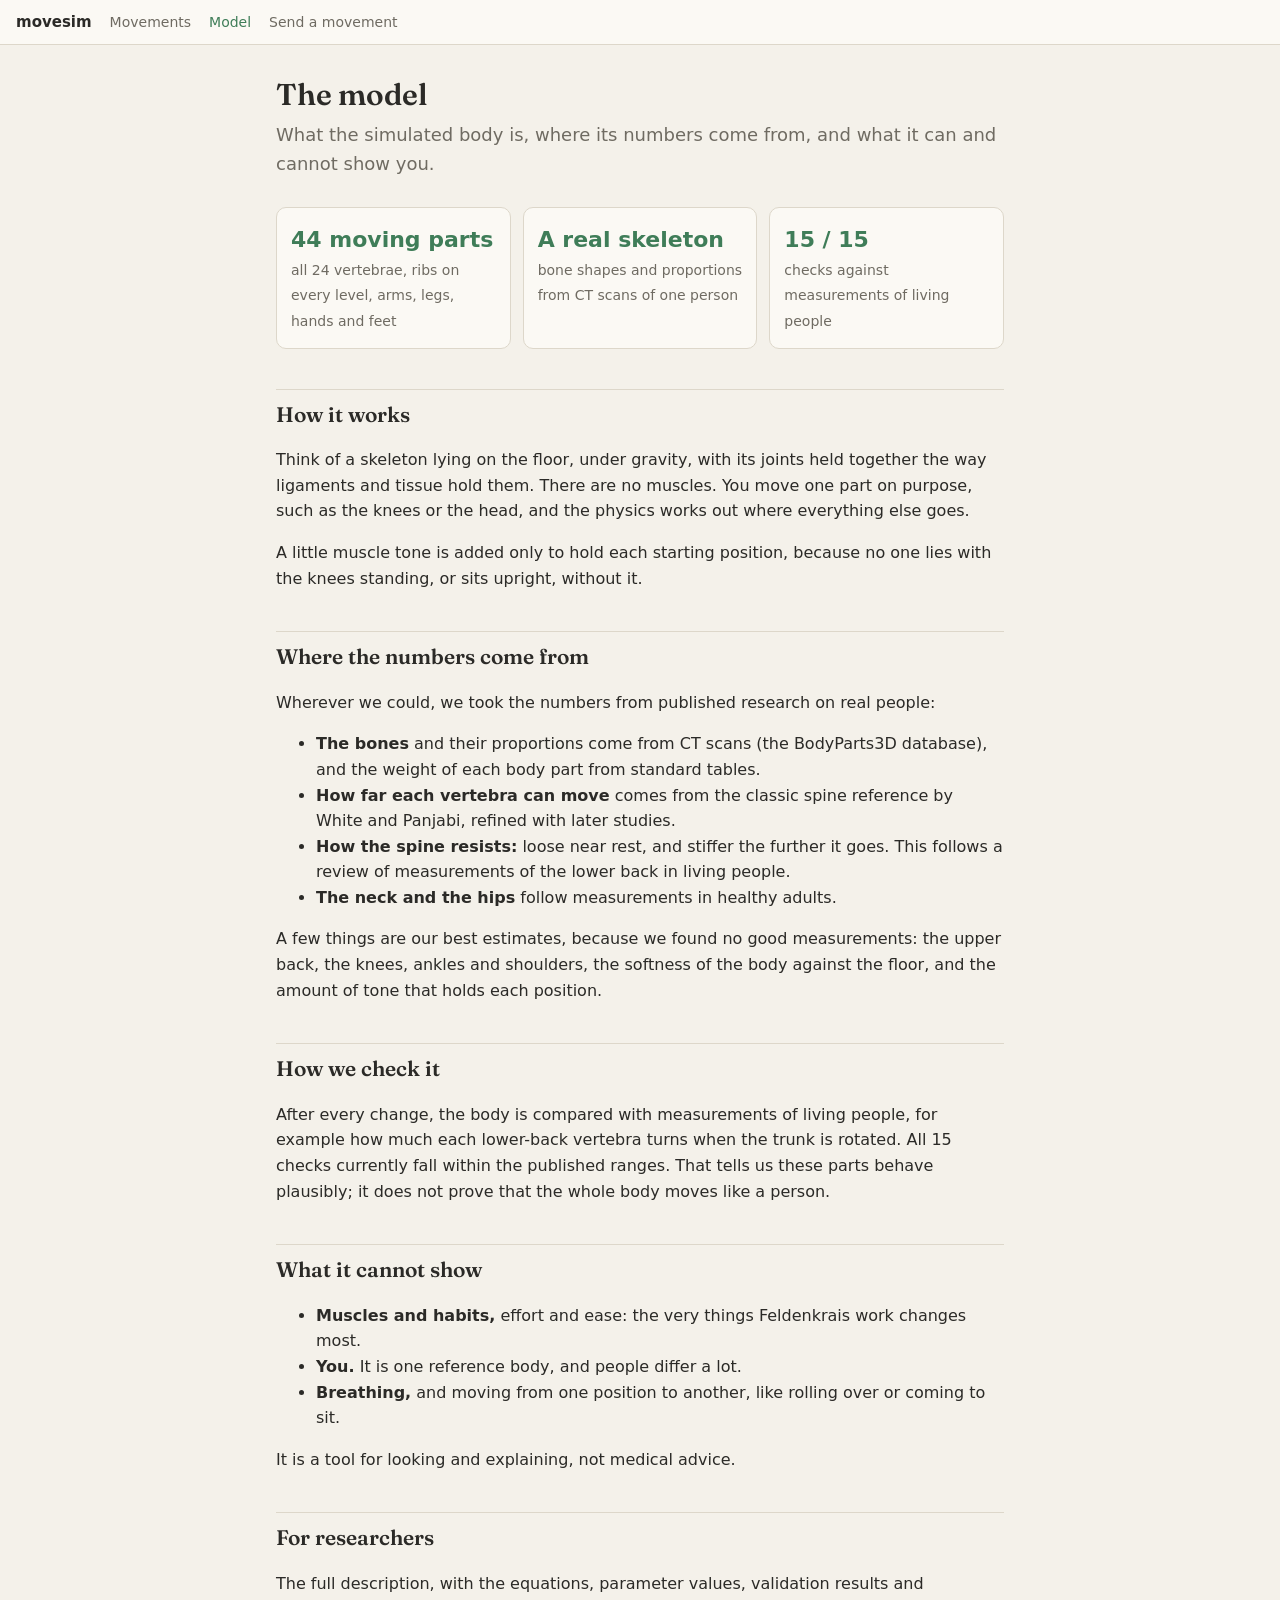
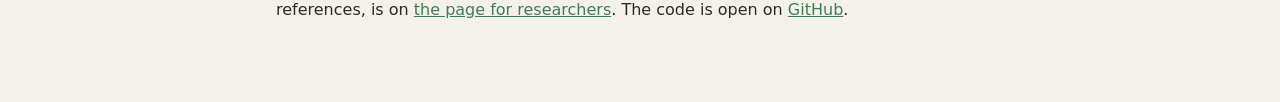
<file: web/model.html>
<!doctype html>
<html lang="en">
<head>
<meta charset="utf-8">
<meta name="viewport" content="width=device-width, initial-scale=1">
<title>movesim · model</title>
<link rel="preconnect" href="https://fonts.googleapis.com">
<link rel="preconnect" href="https://fonts.gstatic.com" crossorigin>
<link href="https://fonts.googleapis.com/css2?family=Fraunces:opsz,wght@9..144,600&display=swap" rel="stylesheet">
<link rel="stylesheet" href="site.css?v=2">
<style>
  main.page h1, main.page h2 { font-family: Fraunces, Georgia, serif; font-weight: 600; }
  .facts { display: grid; grid-template-columns: repeat(auto-fit, minmax(200px, 1fr)); gap: 12px; margin: 16px 0; }
  .fact { background: var(--panel); border: 1px solid var(--line); border-radius: 10px; padding: 14px; }
  .fact b { display: block; font-size: 22px; color: var(--accent); }
  .fact span { color: var(--muted); font-size: 14px; }
</style>
</head>
<body>
<nav class="site-nav">
  <a class="brand" href="index.html">movesim</a>
  <a href="player.html">Movements</a>
  <a href="model.html" aria-current="page">Model</a>
  <a href="index.html#share">Send a movement</a>
</nav>
<main class="page">
  <h1>The model</h1>
  <p class="lede">What the simulated body is, where its numbers come from, and what it can and cannot show you.</p>

  <div class="facts">
    <div class="fact"><b>44 moving parts</b><span>all 24 vertebrae, ribs on every level, arms, legs, hands and feet</span></div>
    <div class="fact"><b>A real skeleton</b><span>bone shapes and proportions from CT scans of one person</span></div>
    <div class="fact"><b id="score">15 / 15</b><span>checks against measurements of living people</span></div>
  </div>

  <h2>How it works</h2>
  <p>Think of a skeleton lying on the floor, under gravity, with its joints held together the way
    ligaments and tissue hold them. There are no muscles. You move one part on purpose, such as the
    knees or the head, and the physics works out where everything else goes.</p>
  <p>A little muscle tone is added only to hold each starting position, because no one lies with the
    knees standing, or sits upright, without it.</p>

  <h2>Where the numbers come from</h2>
  <p>Wherever we could, we took the numbers from published research on real people:</p>
  <ul>
    <li><b>The bones</b> and their proportions come from CT scans (the BodyParts3D database), and the
      weight of each body part from standard tables.</li>
    <li><b>How far each vertebra can move</b> comes from the classic spine reference by White and
      Panjabi, refined with later studies.</li>
    <li><b>How the spine resists:</b> loose near rest, and stiffer the further it goes. This follows a
      review of measurements of the lower back in living people.</li>
    <li><b>The neck and the hips</b> follow measurements in healthy adults.</li>
  </ul>
  <p>A few things are our best estimates, because we found no good measurements: the upper back, the
    knees, ankles and shoulders, the softness of the body against the floor, and the amount of tone
    that holds each position.</p>

  <h2>How we check it</h2>
  <p>After every change, the body is compared with measurements of living people, for example how much
    each lower-back vertebra turns when the trunk is rotated. All <span id="score2">15</span> checks currently
    fall within the published ranges. That tells us these parts behave plausibly; it does not prove
    that the whole body moves like a person.</p>

  <h2>What it cannot show</h2>
  <ul>
    <li><b>Muscles and habits,</b> effort and ease: the very things Feldenkrais work changes most.</li>
    <li><b>You.</b> It is one reference body, and people differ a lot.</li>
    <li><b>Breathing,</b> and moving from one position to another, like rolling over or coming to sit.</li>
  </ul>
  <p>It is a tool for looking and explaining, not medical advice.</p>

  <h2>For researchers</h2>
  <p>The full description, with the equations, parameter values, validation results and references, is
    on <a href="researchers.html">the page for researchers</a>. The code is open on
    <a href="https://github.com/FontasZ/movesim">GitHub</a>.</p>
</main>
<script>
fetch("validation.json").then(r => r.json()).then(rows => {
  const checked = rows.filter(r => r.ok !== null), passed = checked.filter(r => r.ok);
  document.getElementById("score").textContent = `${passed.length} / ${checked.length}`;
  document.getElementById("score2").textContent = checked.length;
}).catch(() => {});
</script>
</body>
</html>
</file>
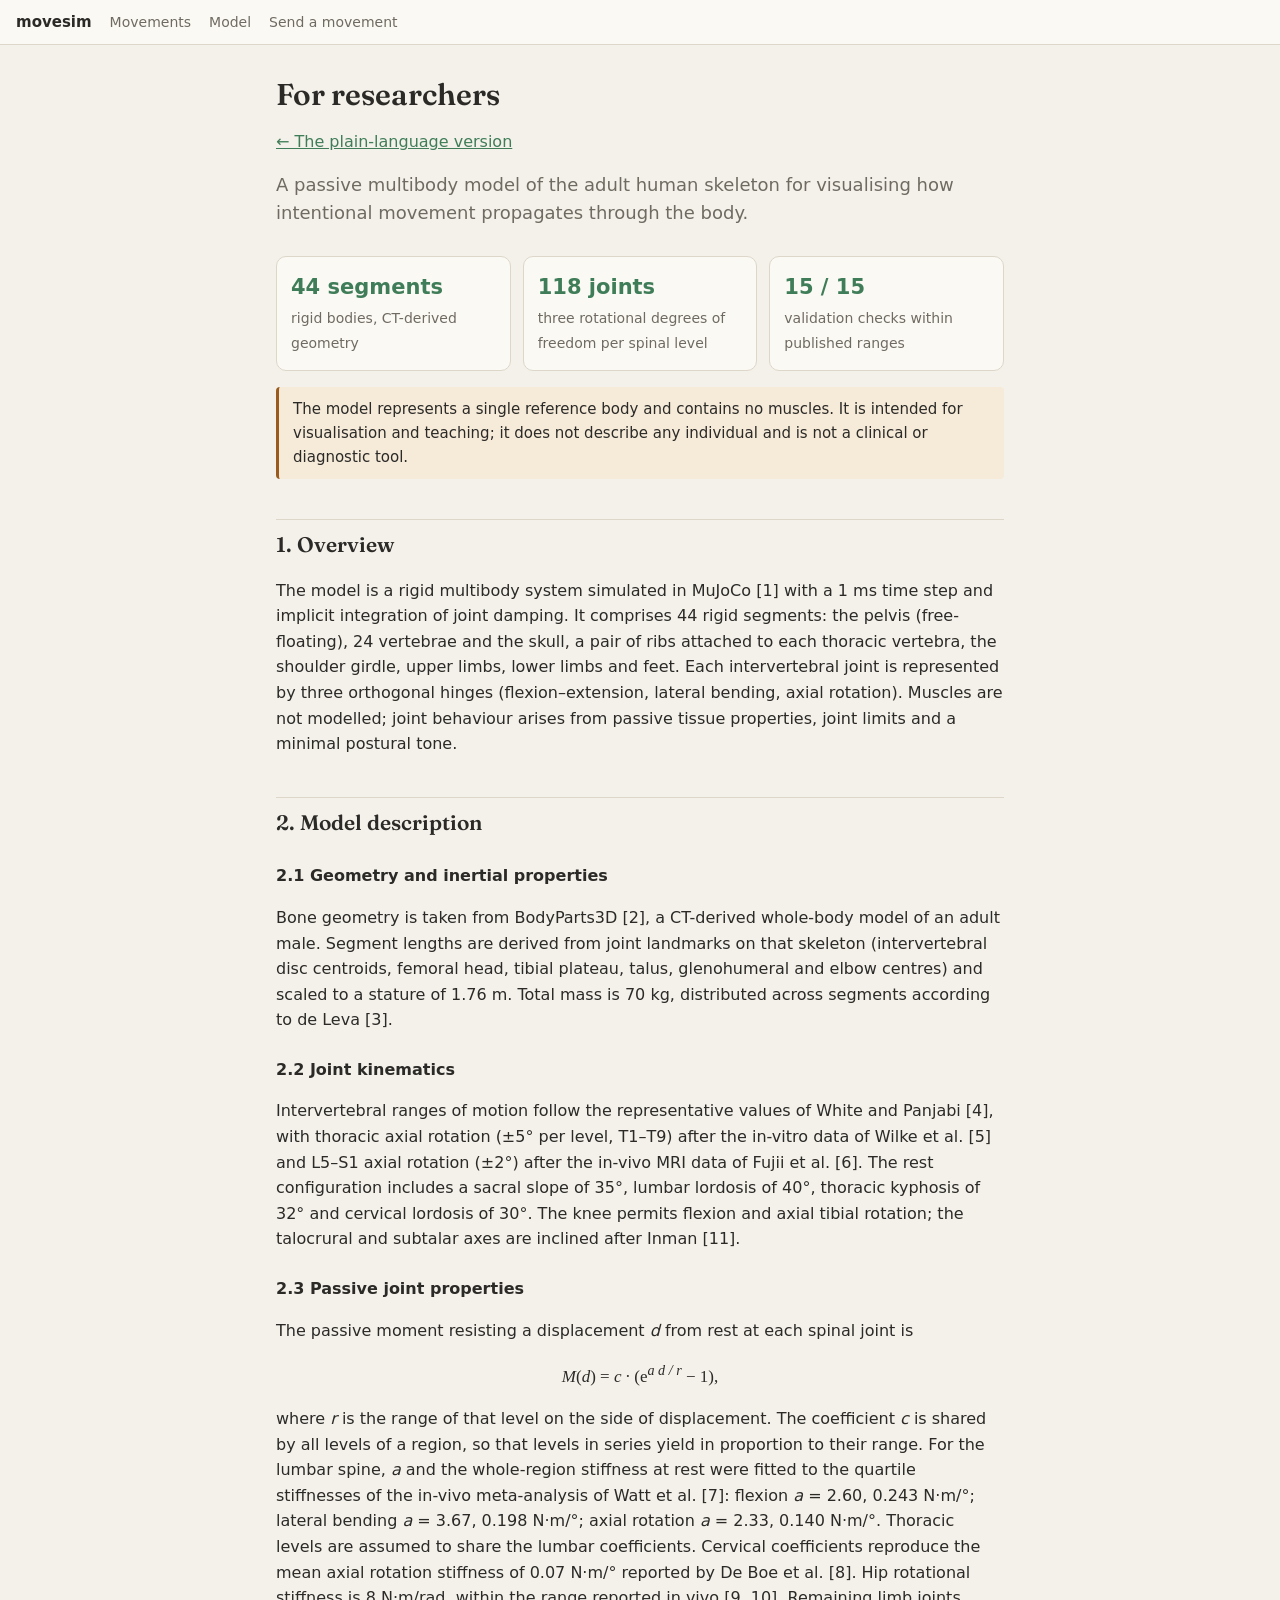
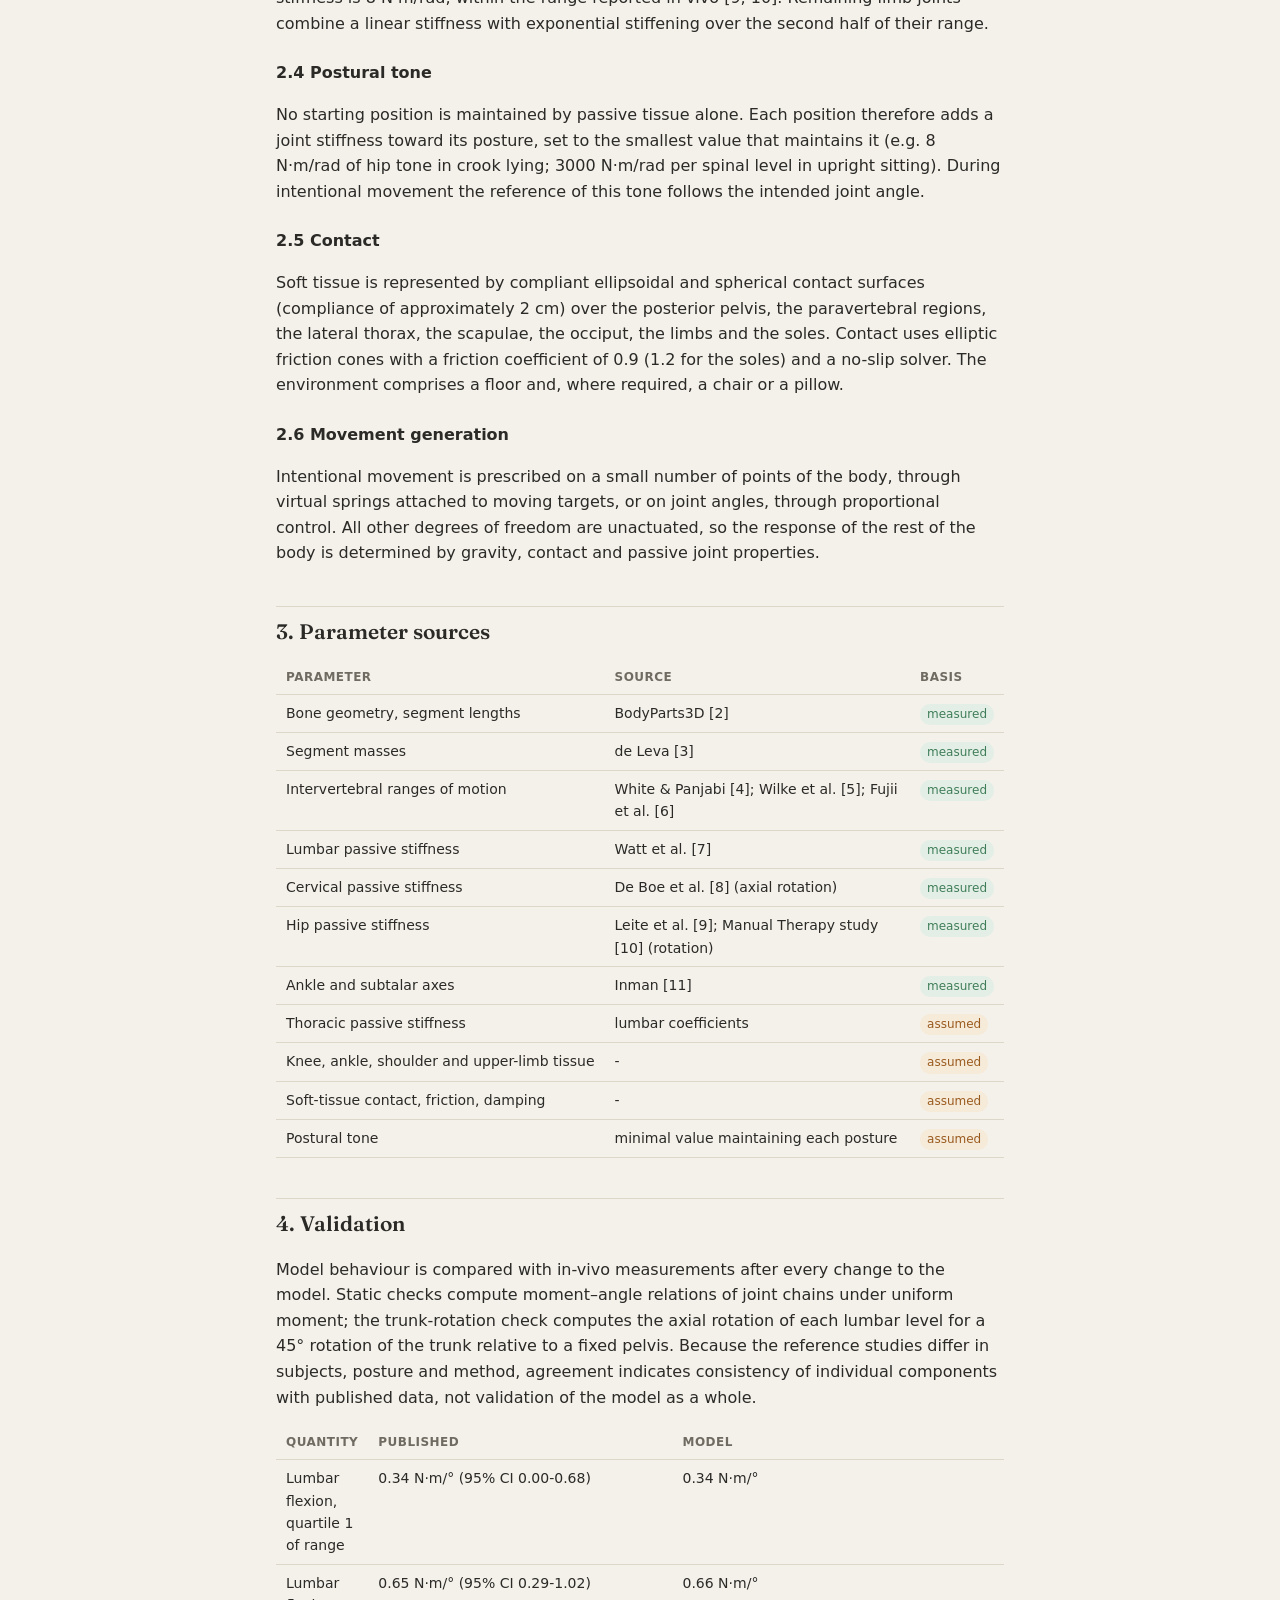
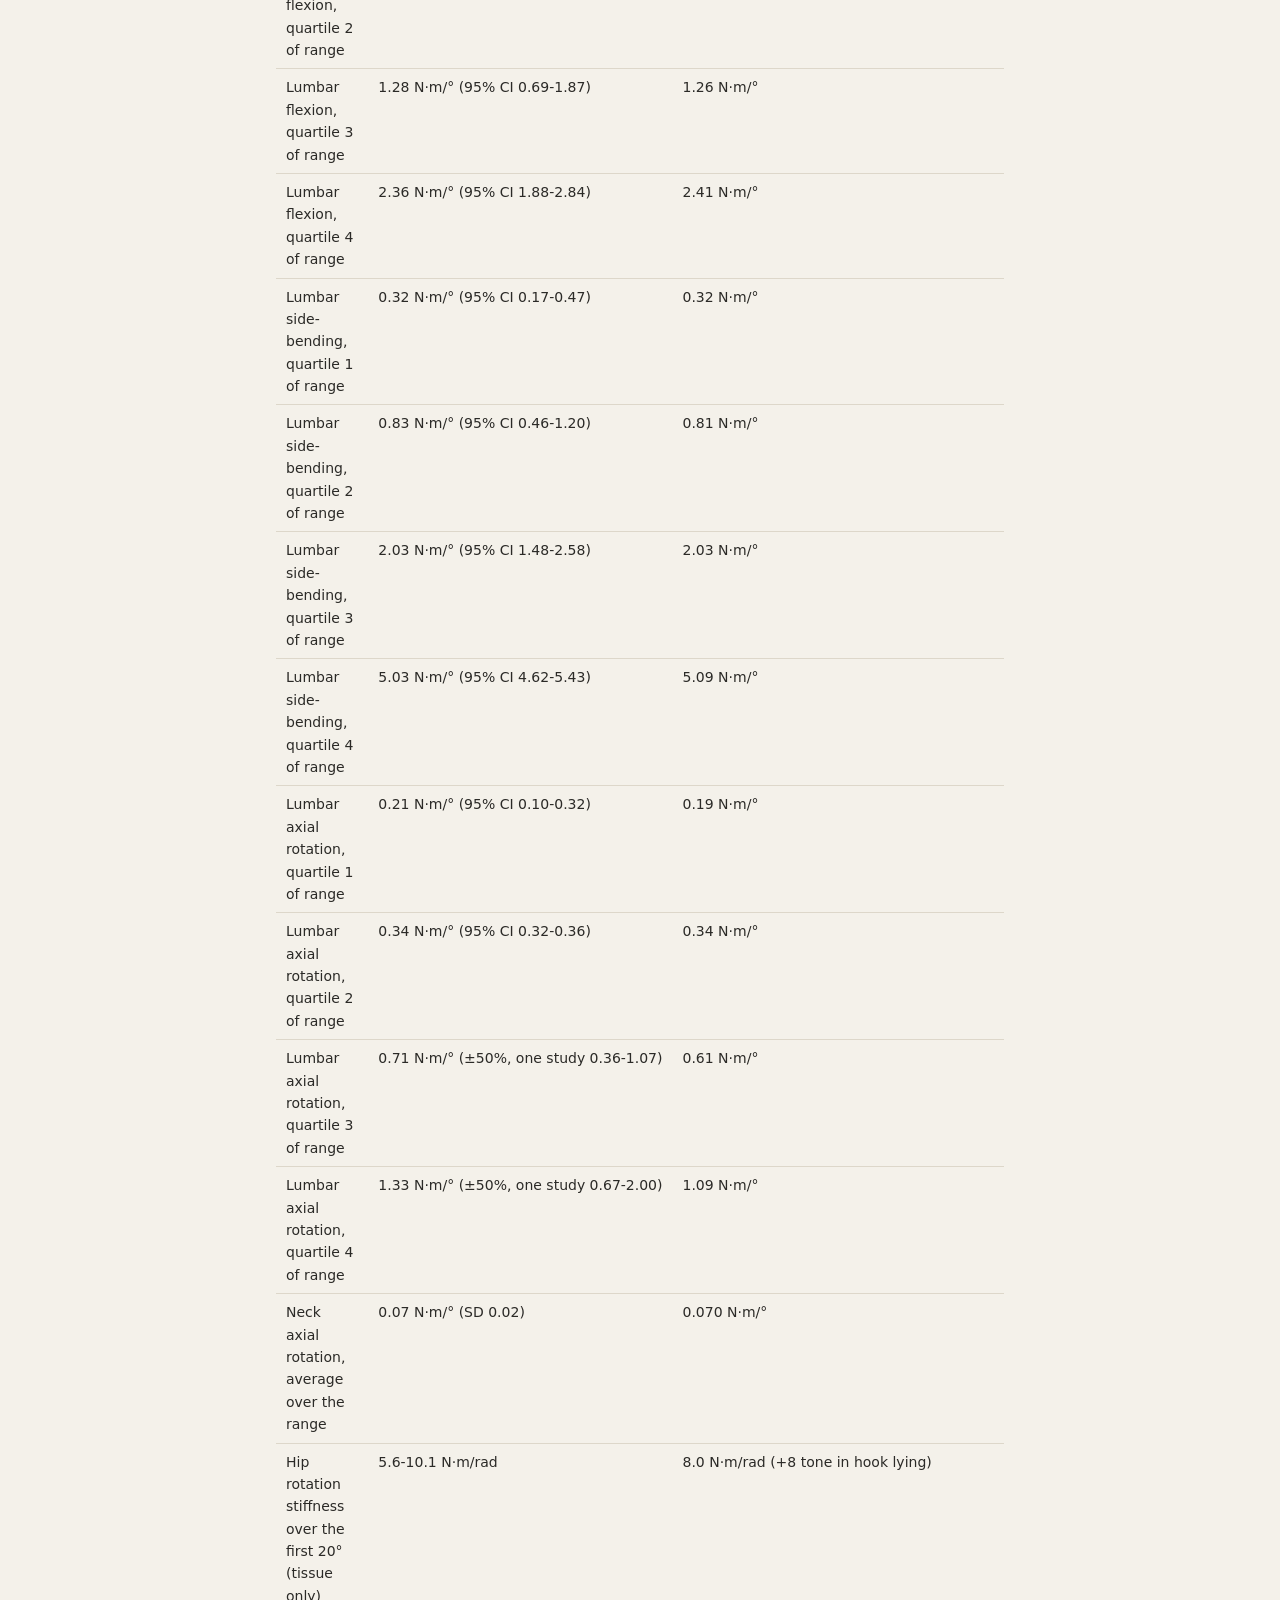
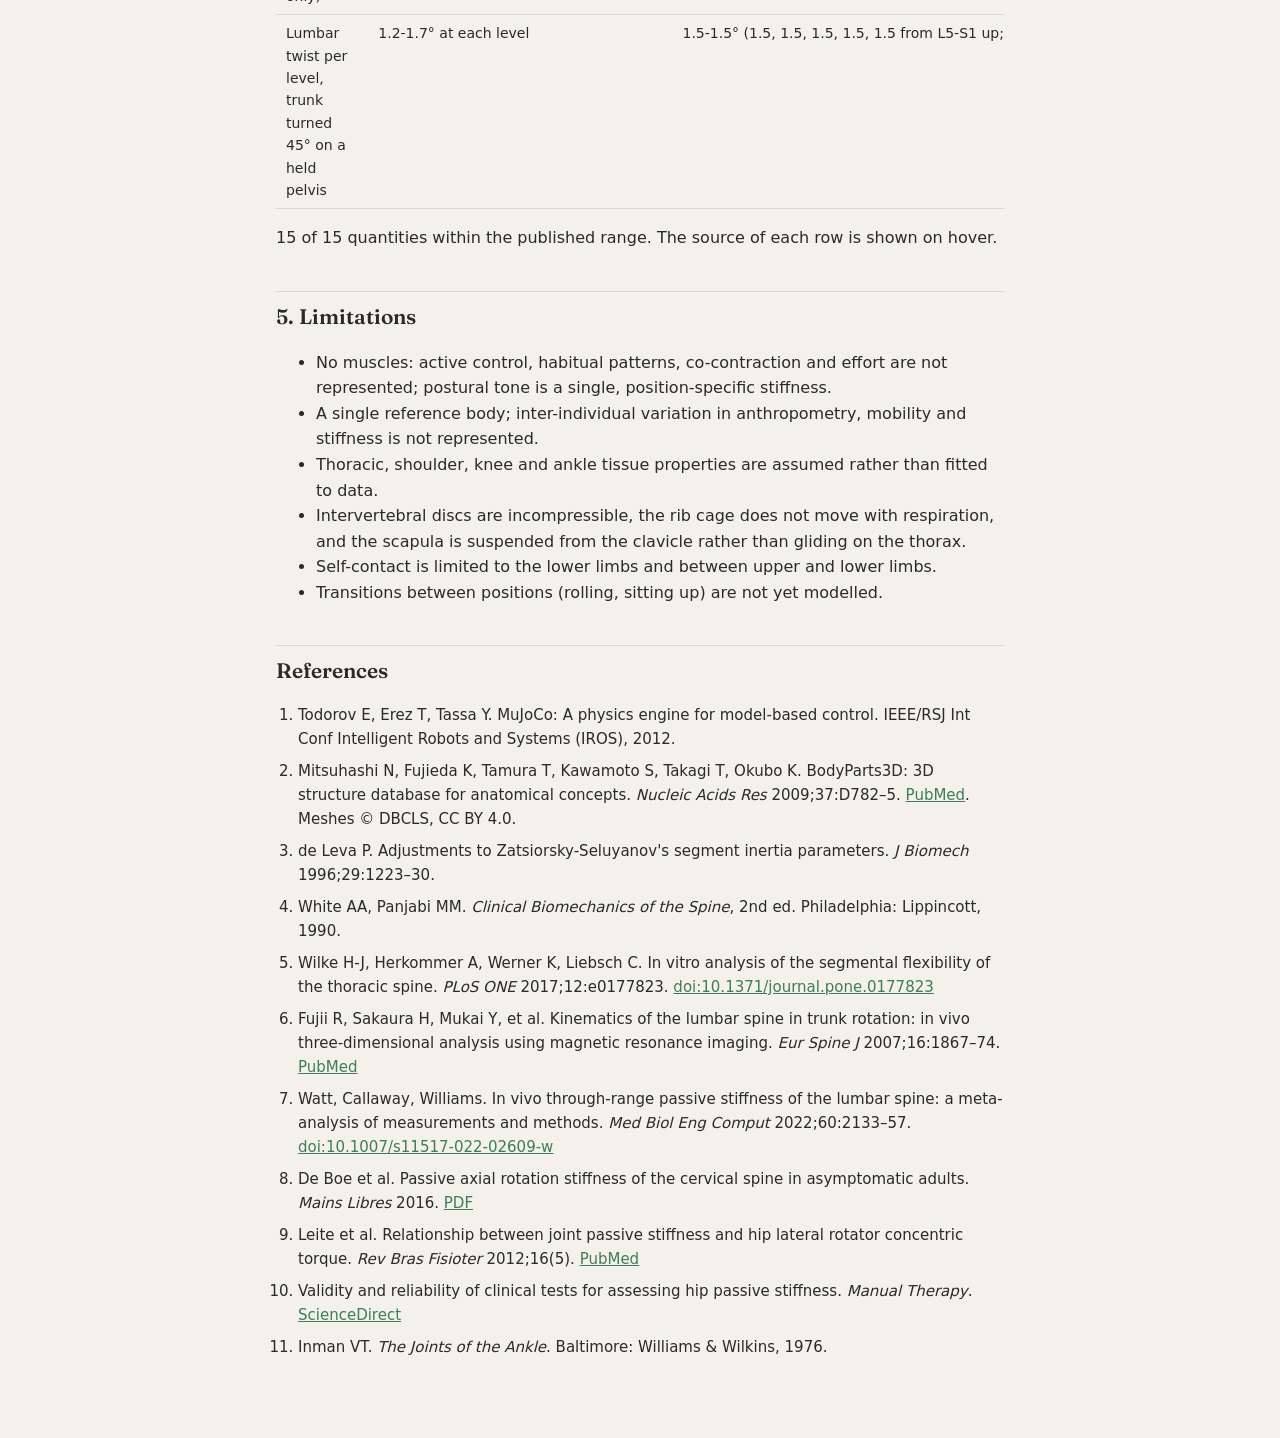
<file: web/researchers.html>
<!doctype html>
<html lang="en">
<head>
<meta charset="utf-8">
<meta name="viewport" content="width=device-width, initial-scale=1">
<title>movesim · for researchers</title>
<link rel="preconnect" href="https://fonts.googleapis.com">
<link rel="preconnect" href="https://fonts.gstatic.com" crossorigin>
<link href="https://fonts.googleapis.com/css2?family=Fraunces:opsz,wght@9..144,600&display=swap" rel="stylesheet">
<link rel="stylesheet" href="site.css?v=2">
<style>
  main.page h1, main.page h2 { font-family: Fraunces, Georgia, serif; font-weight: 600; }
  main.page h3 { font-size: 16px; }
  .facts { display: grid; grid-template-columns: repeat(auto-fit, minmax(180px, 1fr)); gap: 12px; margin: 16px 0 8px; }
  .fact { background: var(--panel); border: 1px solid var(--line); border-radius: 10px; padding: 14px; }
  .fact b { display: block; font-size: 21px; color: var(--accent); }
  .fact span { color: var(--muted); font-size: 14px; }
  .eq { font-family: Georgia, serif; font-size: 17px; text-align: center; margin: 14px 0; }
  .params td:first-child { white-space: nowrap; }
</style>
</head>
<body>
<nav class="site-nav">
  <a class="brand" href="index.html">movesim</a>
  <a href="player.html">Movements</a>
  <a href="model.html">Model</a>
  <a href="index.html#share">Send a movement</a>
</nav>
<main class="page">
  <h1>For researchers</h1>
  <p class="fine"><a href="model.html">← The plain-language version</a></p>
  <p class="lede">A passive multibody model of the adult human skeleton for visualising how intentional
    movement propagates through the body.</p>

  <div class="facts">
    <div class="fact"><b>44 segments</b><span>rigid bodies, CT-derived geometry</span></div>
    <div class="fact"><b>118 joints</b><span>three rotational degrees of freedom per spinal level</span></div>
    <div class="fact"><b id="score">15 / 15</b><span>validation checks within published ranges</span></div>
  </div>

  <div class="note">The model represents a single reference body and contains no muscles. It is intended for
    visualisation and teaching; it does not describe any individual and is not a clinical or diagnostic tool.</div>

  <h2>1. Overview</h2>
  <p>The model is a rigid multibody system simulated in MuJoCo [1] with a 1 ms time step and implicit
    integration of joint damping. It comprises 44 rigid segments: the pelvis (free-floating), 24
    vertebrae and the skull, a pair of ribs attached to each thoracic vertebra, the shoulder girdle,
    upper limbs, lower limbs and feet. Each intervertebral joint is represented by three orthogonal
    hinges (flexion–extension, lateral bending, axial rotation). Muscles are not modelled; joint
    behaviour arises from passive tissue properties, joint limits and a minimal postural tone.</p>

  <h2>2. Model description</h2>
  <h3>2.1 Geometry and inertial properties</h3>
  <p>Bone geometry is taken from BodyParts3D [2], a CT-derived whole-body model of an adult male.
    Segment lengths are derived from joint landmarks on that skeleton (intervertebral disc centroids,
    femoral head, tibial plateau, talus, glenohumeral and elbow centres) and scaled to a stature of
    1.76 m. Total mass is 70 kg, distributed across segments according to de Leva [3].</p>

  <h3>2.2 Joint kinematics</h3>
  <p>Intervertebral ranges of motion follow the representative values of White and Panjabi [4], with
    thoracic axial rotation (±5° per level, T1–T9) after the in-vitro data of Wilke et al. [5] and
    L5–S1 axial rotation (±2°) after the in-vivo MRI data of Fujii et al. [6]. The rest configuration
    includes a sacral slope of 35°, lumbar lordosis of 40°, thoracic kyphosis of 32° and cervical
    lordosis of 30°. The knee permits flexion and axial tibial rotation; the talocrural and subtalar
    axes are inclined after Inman [11].</p>

  <h3>2.3 Passive joint properties</h3>
  <p>The passive moment resisting a displacement <i>d</i> from rest at each spinal joint is</p>
  <p class="eq"><i>M</i>(<i>d</i>) = <i>c</i> · (e<sup><i>a d / r</i></sup> − 1),</p>
  <p>where <i>r</i> is the range of that level on the side of displacement. The coefficient <i>c</i> is
    shared by all levels of a region, so that levels in series yield in proportion to their range.
    For the lumbar spine, <i>a</i> and the whole-region stiffness at rest were fitted to the
    quartile stiffnesses of the in-vivo meta-analysis of Watt et al. [7]: flexion <i>a</i> = 2.60,
    0.243 N·m/°; lateral bending <i>a</i> = 3.67, 0.198 N·m/°; axial rotation <i>a</i> = 2.33,
    0.140 N·m/°. Thoracic levels are assumed to share the lumbar coefficients. Cervical coefficients
    reproduce the mean axial rotation stiffness of 0.07 N·m/° reported by De Boe et al. [8]. Hip
    rotational stiffness is 8 N·m/rad, within the range reported in vivo [9, 10]. Remaining limb joints
    combine a linear stiffness with exponential stiffening over the second half of their range.</p>

  <h3>2.4 Postural tone</h3>
  <p>No starting position is maintained by passive tissue alone. Each position therefore adds a joint
    stiffness toward its posture, set to the smallest value that maintains it (e.g. 8 N·m/rad of hip
    tone in crook lying; 3000 N·m/rad per spinal level in upright sitting). During intentional
    movement the reference of this tone follows the intended joint angle.</p>

  <h3>2.5 Contact</h3>
  <p>Soft tissue is represented by compliant ellipsoidal and spherical contact surfaces (compliance of
    approximately 2 cm) over the posterior pelvis, the paravertebral regions, the lateral thorax, the
    scapulae, the occiput, the limbs and the soles. Contact uses elliptic friction cones with a
    friction coefficient of 0.9 (1.2 for the soles) and a no-slip solver. The environment comprises a
    floor and, where required, a chair or a pillow.</p>

  <h3>2.6 Movement generation</h3>
  <p>Intentional movement is prescribed on a small number of points of the body, through virtual
    springs attached to moving targets, or on joint angles, through proportional control. All other
    degrees of freedom are unactuated, so the response of the rest of the body is determined by gravity,
    contact and passive joint properties.</p>

  <h2>3. Parameter sources</h2>
  <div class="table-wrap"><table class="params">
    <thead><tr><th>Parameter</th><th>Source</th><th>Basis</th></tr></thead>
    <tbody>
      <tr><td>Bone geometry, segment lengths</td><td>BodyParts3D [2]</td><td><span class="tag measured">measured</span></td></tr>
      <tr><td>Segment masses</td><td>de Leva [3]</td><td><span class="tag measured">measured</span></td></tr>
      <tr><td>Intervertebral ranges of motion</td><td>White &amp; Panjabi [4]; Wilke et al. [5]; Fujii et al. [6]</td><td><span class="tag measured">measured</span></td></tr>
      <tr><td>Lumbar passive stiffness</td><td>Watt et al. [7]</td><td><span class="tag measured">measured</span></td></tr>
      <tr><td>Cervical passive stiffness</td><td>De Boe et al. [8] (axial rotation)</td><td><span class="tag measured">measured</span></td></tr>
      <tr><td>Hip passive stiffness</td><td>Leite et al. [9]; Manual Therapy study [10] (rotation)</td><td><span class="tag measured">measured</span></td></tr>
      <tr><td>Ankle and subtalar axes</td><td>Inman [11]</td><td><span class="tag measured">measured</span></td></tr>
      <tr><td>Thoracic passive stiffness</td><td>lumbar coefficients</td><td><span class="tag assumed">assumed</span></td></tr>
      <tr><td>Knee, ankle, shoulder and upper-limb tissue</td><td>-</td><td><span class="tag assumed">assumed</span></td></tr>
      <tr><td>Soft-tissue contact, friction, damping</td><td>-</td><td><span class="tag assumed">assumed</span></td></tr>
      <tr><td>Postural tone</td><td>minimal value maintaining each posture</td><td><span class="tag assumed">assumed</span></td></tr>
    </tbody>
  </table></div>

  <h2>4. Validation</h2>
  <p>Model behaviour is compared with in-vivo measurements after every change to the model. Static
    checks compute moment–angle relations of joint chains under uniform moment; the trunk-rotation
    check computes the axial rotation of each lumbar level for a 45° rotation of the trunk relative to
    a fixed pelvis. Because the reference studies differ in subjects, posture and method, agreement
    indicates consistency of individual components with published data, not validation of the model
    as a whole.</p>
  <div class="table-wrap"><table>
    <thead><tr><th>Quantity</th><th>Published</th><th>Model</th><th></th></tr></thead>
    <tbody id="checks"><tr><td colspan="4">Loading…</td></tr></tbody>
  </table></div>
  <p class="fine" id="summary"></p>

  <h2>5. Limitations</h2>
  <ul>
    <li>No muscles: active control, habitual patterns, co-contraction and effort are not represented;
      postural tone is a single, position-specific stiffness.</li>
    <li>A single reference body; inter-individual variation in anthropometry, mobility and stiffness is
      not represented.</li>
    <li>Thoracic, shoulder, knee and ankle tissue properties are assumed rather than fitted to data.</li>
    <li>Intervertebral discs are incompressible, the rib cage does not move with respiration, and the
      scapula is suspended from the clavicle rather than gliding on the thorax.</li>
    <li>Self-contact is limited to the lower limbs and between upper and lower limbs.</li>
    <li>Transitions between positions (rolling, sitting up) are not yet modelled.</li>
  </ul>

  <h2>References</h2>
  <ol class="refs">
    <li>Todorov E, Erez T, Tassa Y. MuJoCo: A physics engine for model-based control. IEEE/RSJ Int Conf
      Intelligent Robots and Systems (IROS), 2012.</li>
    <li>Mitsuhashi N, Fujieda K, Tamura T, Kawamoto S, Takagi T, Okubo K. BodyParts3D: 3D structure database
      for anatomical concepts. <i>Nucleic Acids Res</i> 2009;37:D782–5.
      <a href="https://pubmed.ncbi.nlm.nih.gov/18835852/">PubMed</a>. Meshes © DBCLS, CC BY 4.0.</li>
    <li>de Leva P. Adjustments to Zatsiorsky-Seluyanov's segment inertia parameters. <i>J Biomech</i>
      1996;29:1223–30.</li>
    <li>White AA, Panjabi MM. <i>Clinical Biomechanics of the Spine</i>, 2nd ed. Philadelphia: Lippincott, 1990.</li>
    <li>Wilke H-J, Herkommer A, Werner K, Liebsch C. In vitro analysis of the segmental flexibility of the
      thoracic spine. <i>PLoS ONE</i> 2017;12:e0177823.
      <a href="https://doi.org/10.1371/journal.pone.0177823">doi:10.1371/journal.pone.0177823</a></li>
    <li>Fujii R, Sakaura H, Mukai Y, et al. Kinematics of the lumbar spine in trunk rotation: in vivo
      three-dimensional analysis using magnetic resonance imaging. <i>Eur Spine J</i> 2007;16:1867–74.
      <a href="https://pubmed.ncbi.nlm.nih.gov/17549527/">PubMed</a></li>
    <li>Watt, Callaway, Williams. In vivo through-range passive stiffness of the lumbar spine: a meta-analysis
      of measurements and methods. <i>Med Biol Eng Comput</i> 2022;60:2133–57.
      <a href="https://doi.org/10.1007/s11517-022-02609-w">doi:10.1007/s11517-022-02609-w</a></li>
    <li>De Boe et al. Passive axial rotation stiffness of the cervical spine in asymptomatic adults.
      <i>Mains Libres</i> 2016.
      <a href="https://files.medhyg.ch/images%20lison/Mains%20libres/article_De_Boe.pdf">PDF</a></li>
    <li>Leite et al. Relationship between joint passive stiffness and hip lateral rotator concentric torque.
      <i>Rev Bras Fisioter</i> 2012;16(5). <a href="https://pubmed.ncbi.nlm.nih.gov/22983213/">PubMed</a></li>
    <li>Validity and reliability of clinical tests for assessing hip passive stiffness. <i>Manual Therapy</i>.
      <a href="https://www.sciencedirect.com/science/article/abs/pii/S1356689X10001864">ScienceDirect</a></li>
    <li>Inman VT. <i>The Joints of the Ankle</i>. Baltimore: Williams &amp; Wilkins, 1976.</li>
  </ol>
</main>
<script>
fetch("validation.json").then(r => r.json()).then(rows => {
  const body = document.getElementById("checks");
  body.innerHTML = "";
  for (const r of rows) {
    const tr = document.createElement("tr");
    const mark = r.ok === true ? '<span class="ok">within</span>' : r.ok === false ? '<span class="off">outside</span>' : "";
    tr.innerHTML = "<td></td><td class='num'></td><td class='num'></td><td>" + mark + "</td>";
    tr.children[0].textContent = r.name.charAt(0).toUpperCase() + r.name.slice(1);
    tr.children[1].textContent = r.measured;
    tr.children[2].textContent = r.model;
    tr.title = r.source;
    body.append(tr);
  }
  const checked = rows.filter(r => r.ok !== null), passed = checked.filter(r => r.ok);
  document.getElementById("score").textContent = `${passed.length} / ${checked.length}`;
  document.getElementById("summary").textContent =
    `${passed.length} of ${checked.length} quantities within the published range. The source of each row is shown on hover.`;
}).catch(() => { document.getElementById("checks").innerHTML = "<tr><td colspan='4'>The validation results could not be loaded.</td></tr>"; });
</script>
</body>
</html>
</file>
<file: web/site.css>
:root {
  --bg: #f4f1ea; --panel: #fbf9f4; --ink: #2b2a27; --muted: #6f6b62; --line: #ddd7ca;
  --accent: #3f7d58; --accent-soft: #e3efe6; --warn: #9a5b1f; --warn-soft: #f6ead9; --on-accent: #ffffff;
}
@media (prefers-color-scheme: dark) {
  :root:not([data-theme="light"]) {
    --bg: #1c1d1f; --panel: #242528; --ink: #ecebe7; --muted: #a29e95; --line: #3a3b3f;
    --accent: #7fc29a; --accent-soft: #24352b; --warn: #e0a868; --warn-soft: #3a2f22; --on-accent: #10251a;
  }
}
* { box-sizing: border-box; }
body { margin: 0; background: var(--bg); color: var(--ink);
       font: 16px/1.6 -apple-system, "Segoe UI", system-ui, sans-serif; }
.site-nav { display: flex; align-items: center; gap: 18px; padding: 10px 16px;
            border-bottom: 1px solid var(--line); background: var(--panel); }
.site-nav .brand { font-weight: 600; font-size: 15px; color: var(--ink); text-decoration: none; }
.site-nav a { color: var(--muted); text-decoration: none; font-size: 14px; }
.site-nav a:hover, .site-nav a[aria-current] { color: var(--accent); }
main.page { max-width: 760px; margin: 0 auto; padding: 32px 16px 64px; }
main.page h1 { font-size: 30px; line-height: 1.2; margin: 0 0 8px; }
main.page .lede { color: var(--muted); font-size: 18px; margin: 0 0 28px; }
main.page h2 { font-size: 21px; margin: 40px 0 10px; padding-top: 8px; border-top: 1px solid var(--line); }
main.page h3 { font-size: 17px; margin: 24px 0 6px; }
main.page a { color: var(--accent); }
.note { background: var(--warn-soft); border-left: 3px solid var(--warn); padding: 10px 14px; border-radius: 4px;
        margin: 16px 0; font-size: 15px; }
.table-wrap { overflow-x: auto; margin: 12px 0; }
table { border-collapse: collapse; width: 100%; font-size: 14px; }
th, td { text-align: left; padding: 7px 10px; border-bottom: 1px solid var(--line); vertical-align: top; }
th { color: var(--muted); font-weight: 600; font-size: 12px; text-transform: uppercase; letter-spacing: .04em; }
td.num { font-variant-numeric: tabular-nums; white-space: nowrap; }
.tag { display: inline-block; font-size: 12px; padding: 1px 7px; border-radius: 10px; white-space: nowrap; }
.tag.measured { background: var(--accent-soft); color: var(--accent); }
.tag.assumed { background: var(--warn-soft); color: var(--warn); }
.ok { color: var(--accent); font-weight: 600; }
.off { color: var(--warn); font-weight: 600; }
ol.refs { padding-left: 22px; font-size: 15px; }
ol.refs li { margin-bottom: 8px; }
.placeholder { border: 1px dashed var(--warn); background: var(--warn-soft); padding: 12px 14px; border-radius: 6px; }
</file>
